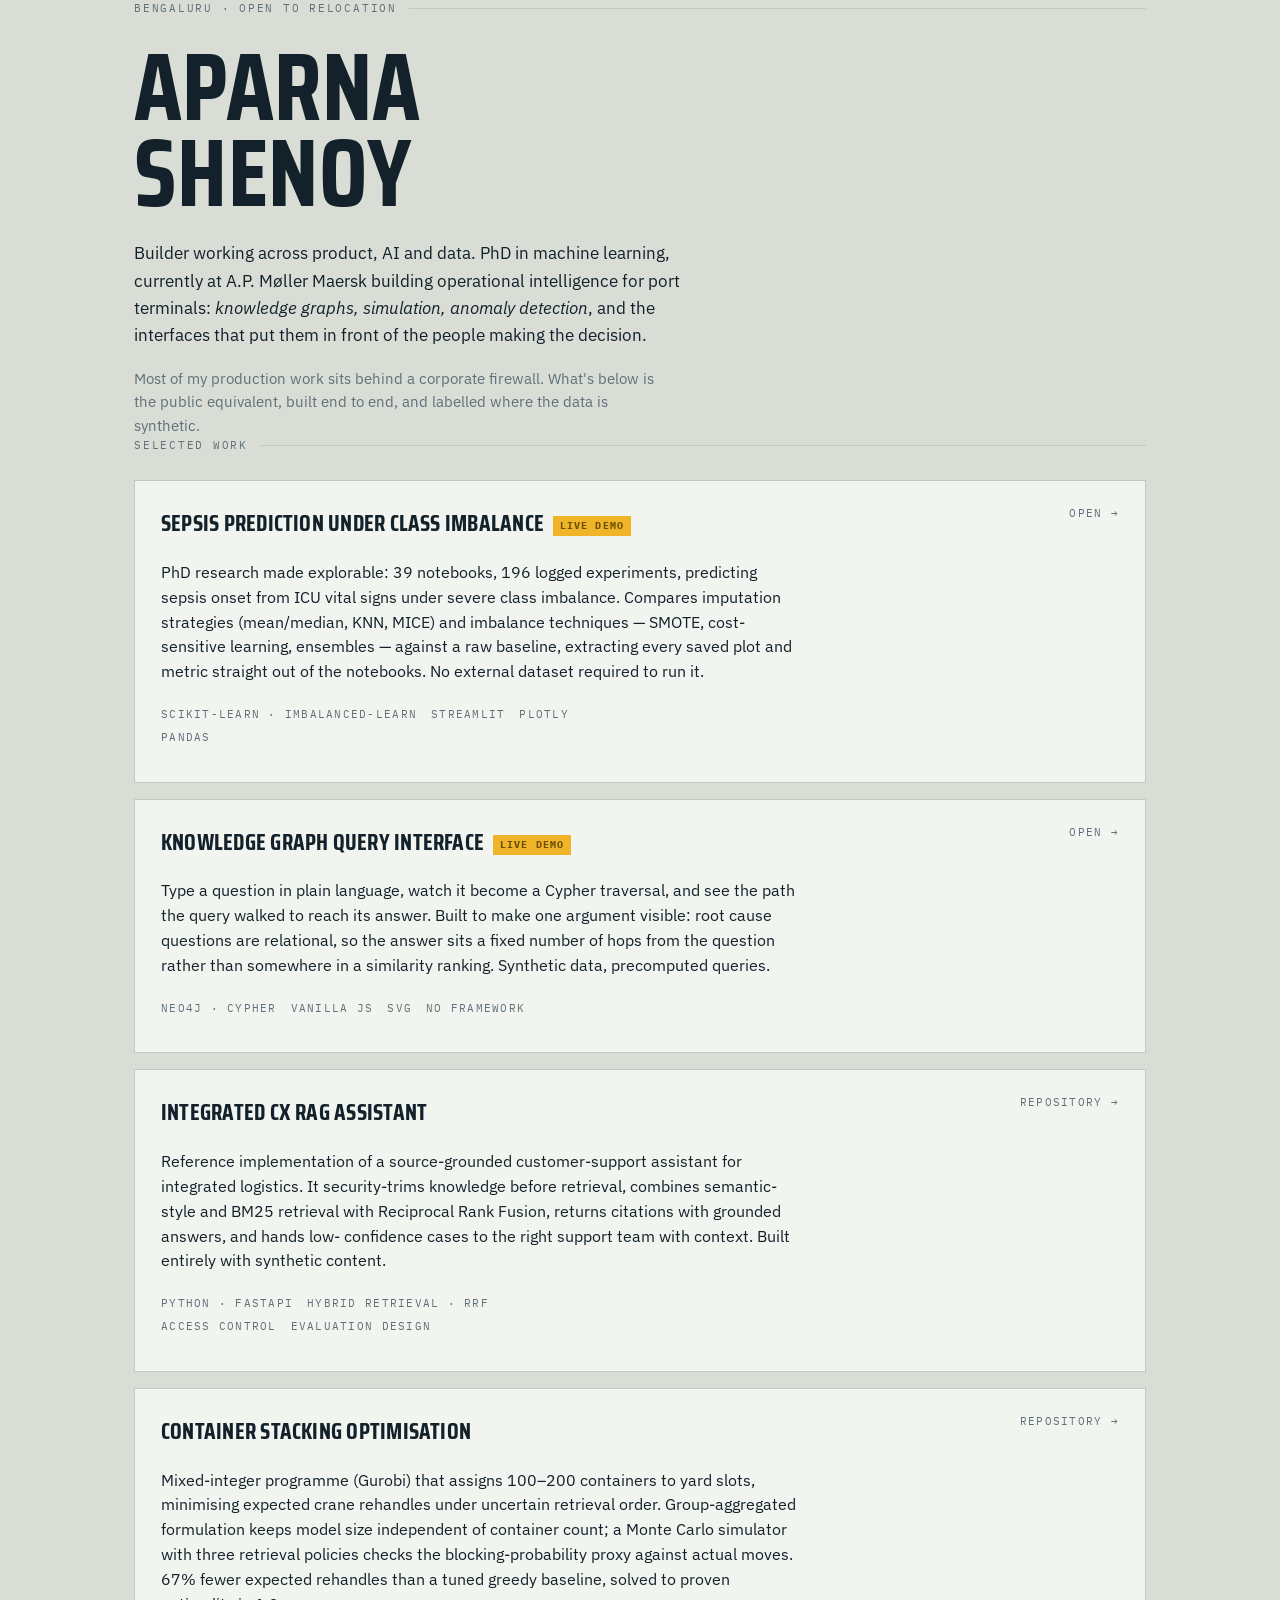
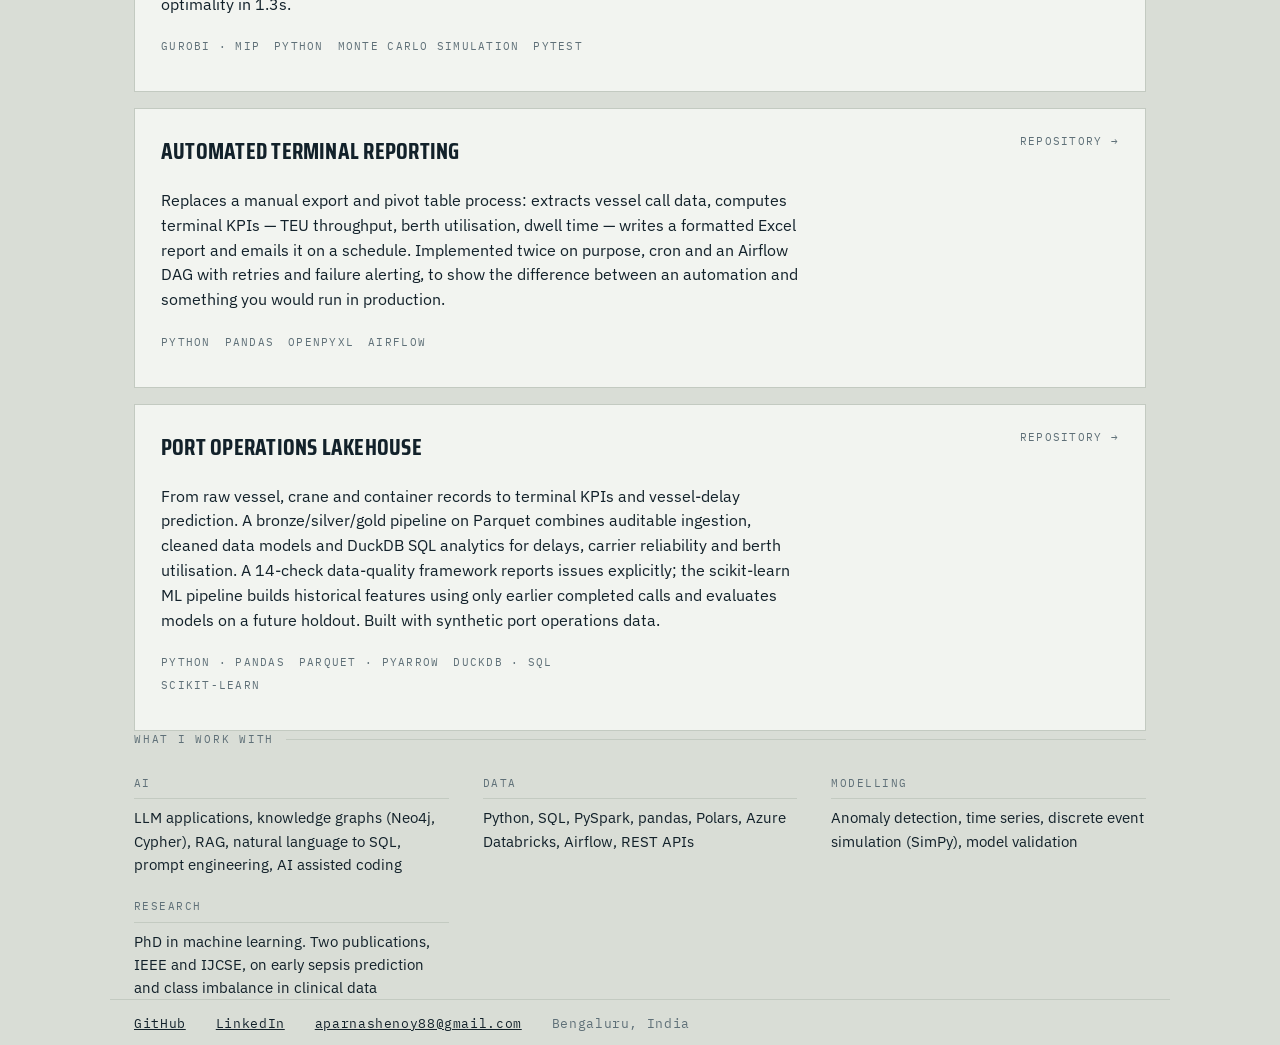
<file: index.html>
<!DOCTYPE html>
<html lang="en">
<head>
<meta charset="utf-8">
<meta name="viewport" content="width=device-width, initial-scale=1">
<title>Aparna Shenoy — builder, product · AI · data</title>
<meta name="description" content="Builder working across product, AI and data. PhD in machine learning. Knowledge graphs, simulation and anomaly detection for port terminal operations.">
<link rel="preconnect" href="https://fonts.googleapis.com">
<link rel="preconnect" href="https://fonts.gstatic.com" crossorigin>
<link href="https://fonts.googleapis.com/css2?family=Saira+Condensed:wght@500;700&family=IBM+Plex+Mono:wght@400;500&family=IBM+Plex+Sans:wght@400;500;600&display=swap" rel="stylesheet">
<style>
  :root{
    --quay:#D9DDD6;
    --panel:#F2F4F0;
    --line:#C3CAC1;
    --ink:#12212A;
    --steel:#5F7078;
    --hull:#0E5D63;
    --water:#189AA2;
    --hazard:#F0B429;
  }
  *{box-sizing:border-box}
  html{scroll-behavior:smooth}
  body{
    margin:0;
    background:var(--quay);
    color:var(--ink);
    font-family:"IBM Plex Sans",system-ui,sans-serif;
    font-size:15.5px;
    line-height:1.6;
    -webkit-font-smoothing:antialiased;
  }
  .wrap{max-width:1060px;margin:0 auto;padding:0 24px}
  a{color:var(--ink)}
  :focus-visible{outline:2.5px solid var(--water);outline-offset:3px}

  .rule{
    font-family:"IBM Plex Mono",monospace;
    font-size:11px;
    letter-spacing:.16em;
    text-transform:uppercase;
    color:var(--steel);
    display:flex;
    align-items:center;
    gap:12px;
    margin:0 0 26px;
  }
  .rule::after{content:"";flex:1;height:1px;background:var(--line)}

  /* hero */
  header{padding:64px 0 52px}
  h1{
    font-family:"Saira Condensed",sans-serif;
    font-weight:700;
    text-transform:uppercase;
    font-size:clamp(46px,9vw,96px);
    line-height:.9;
    letter-spacing:.005em;
    margin:0 0 24px;
  }
  h1 em{font-style:normal;color:var(--hull)}
  .lede{max-width:60ch;font-size:17px;margin:0 0 18px}
  .caveat{max-width:60ch;color:var(--steel);font-size:14.5px;margin:0}

  /* work */
  section{padding:0 0 56px}
  .work{display:grid;gap:16px}
  .card{
    background:var(--panel);
    border:1px solid var(--line);
    padding:24px 26px;
    display:grid;
    grid-template-columns:minmax(0,1fr) auto;
    gap:10px 26px;
    align-items:start;
    text-decoration:none;
    transition:border-color .15s, transform .15s;
  }
  .card:hover{border-color:var(--ink);transform:translateY(-2px)}
  .card h2{
    font-family:"Saira Condensed",sans-serif;
    font-weight:700;
    text-transform:uppercase;
    font-size:23px;
    letter-spacing:.01em;
    margin:0 0 8px;
    grid-column:1;
  }
  .card p{margin:0 0 12px;max-width:64ch;grid-column:1}
  .tags{
    grid-column:1;
    font-family:"IBM Plex Mono",monospace;
    font-size:10.5px;
    letter-spacing:.12em;
    text-transform:uppercase;
    color:var(--steel);
    display:flex;
    flex-wrap:wrap;
    gap:6px 14px;
    margin:0;
  }
  .go{
    grid-column:2;
    grid-row:1 / span 3;
    font-family:"IBM Plex Mono",monospace;
    font-size:10.5px;
    letter-spacing:.12em;
    text-transform:uppercase;
    color:var(--steel);
    white-space:nowrap;
    align-self:start;
  }
  .card:hover .go{color:var(--hull)}
  .flag{
    display:inline-block;
    background:var(--hazard);
    color:#6B4E05;
    font-family:"IBM Plex Mono",monospace;
    font-size:10px;
    letter-spacing:.11em;
    text-transform:uppercase;
    padding:2px 7px;
    margin-left:9px;
    vertical-align:2px;
  }

  /* stack */
  .stack{display:grid;grid-template-columns:repeat(auto-fit,minmax(230px,1fr));gap:22px 34px}
  .stack h3{
    font-family:"IBM Plex Mono",monospace;
    font-size:10.5px;
    letter-spacing:.14em;
    text-transform:uppercase;
    color:var(--steel);
    font-weight:400;
    margin:0 0 7px;
    padding-bottom:7px;
    border-bottom:1px solid var(--line);
  }
  .stack p{margin:0;font-size:14.5px}

  /* footer */
  footer{border-top:1px solid var(--line);padding:26px 0 60px}
  .contact{
    display:flex;
    flex-wrap:wrap;
    gap:10px 30px;
    font-family:"IBM Plex Mono",monospace;
    font-size:12.5px;
    letter-spacing:.05em;
  }
  .contact span{color:var(--steel)}

  @media(max-width:640px){
    .card{grid-template-columns:1fr}
    .go{grid-column:1;grid-row:auto}
    header{padding:44px 0 36px}
  }
  @media(prefers-reduced-motion:reduce){
    html{scroll-behavior:auto}
    .card{transition:none}
    .card:hover{transform:none}
  }
</style>
</head>
<body>

<header class="wrap">
  <p class="rule">Bengaluru · open to relocation</p>
  <h1>Aparna<br>Shenoy</h1>
  <p class="lede">Builder working across product, AI and data. PhD in machine learning, currently at
  A.P. Møller Maersk building operational intelligence for port terminals: <em>knowledge graphs,
  simulation, anomaly detection</em>, and the interfaces that put them in front of the people making
  the decision.</p>
  <p class="caveat">Most of my production work sits behind a corporate firewall. What's below is the
  public equivalent, built end to end, and labelled where the data is synthetic.</p>
</header>

<section class="wrap">
  <p class="rule">Selected work</p>
  <div class="work">

    <a class="card" href="https://sepsis-notebook-gallery.streamlit.app">
      <h2>Sepsis prediction under class imbalance<span class="flag">Live demo</span></h2>
      <p>PhD research made explorable: 39 notebooks, 196 logged experiments, predicting sepsis
      onset from ICU vital signs under severe class imbalance. Compares imputation strategies
      (mean/median, KNN, MICE) and imbalance techniques — SMOTE, cost-sensitive learning,
      ensembles — against a raw baseline, extracting every saved plot and metric straight out of
      the notebooks. No external dataset required to run it.</p>
      <p class="tags"><span>scikit-learn · imbalanced-learn</span><span>Streamlit</span><span>Plotly</span><span>pandas</span></p>
      <span class="go">Open →</span>
    </a>

    <a class="card" href="https://aparnashenoy.github.io/yard-graph/">
      <h2>Knowledge graph query interface<span class="flag">Live demo</span></h2>
      <p>Type a question in plain language, watch it become a Cypher traversal, and see the path the
      query walked to reach its answer. Built to make one argument visible: root cause questions are
      relational, so the answer sits a fixed number of hops from the question rather than somewhere in
      a similarity ranking. Synthetic data, precomputed queries.</p>
      <p class="tags"><span>Neo4j · Cypher</span><span>Vanilla JS</span><span>SVG</span><span>No framework</span></p>
      <span class="go">Open →</span>
    </a>

    <a class="card" href="https://github.com/aparnashenoy/integrated-cx-rag-assistant">
      <h2>Integrated CX RAG assistant</h2>
      <p>Reference implementation of a source-grounded customer-support assistant for integrated
      logistics. It security-trims knowledge before retrieval, combines semantic-style and BM25
      retrieval with Reciprocal Rank Fusion, returns citations with grounded answers, and hands low-
      confidence cases to the right support team with context. Built entirely with synthetic content.</p>
      <p class="tags"><span>Python · FastAPI</span><span>Hybrid retrieval · RRF</span><span>Access control</span><span>Evaluation design</span></p>
      <span class="go">Repository →</span>
    </a>

    <a class="card" href="https://github.com/aparnashenoy/container_stacking">
      <h2>Container stacking optimisation</h2>
      <p>Mixed-integer programme (Gurobi) that assigns 100–200 containers to yard slots, minimising
      expected crane rehandles under uncertain retrieval order. Group-aggregated formulation keeps
      model size independent of container count; a Monte Carlo simulator with three retrieval
      policies checks the blocking-probability proxy against actual moves. 67% fewer expected
      rehandles than a tuned greedy baseline, solved to proven optimality in 1.3s.</p>
      <p class="tags"><span>Gurobi · MIP</span><span>Python</span><span>Monte Carlo simulation</span><span>pytest</span></p>
      <span class="go">Repository →</span>
    </a>

    <a class="card" href="https://github.com/aparnashenoy/terminal_pipeline">
      <h2>Automated terminal reporting</h2>
      <p>Replaces a manual export and pivot table process: extracts vessel call data, computes terminal
      KPIs — TEU throughput, berth utilisation, dwell time — writes a formatted Excel report and emails
      it on a schedule. Implemented twice on purpose, cron and an Airflow DAG with retries and failure
      alerting, to show the difference between an automation and something you would run in production.</p>
      <p class="tags"><span>Python</span><span>pandas</span><span>openpyxl</span><span>Airflow</span></p>
      <span class="go">Repository →</span>
    </a>

    <a class="card" href="https://github.com/aparnashenoy/port-operations-analytics-lakehouse">
      <h2>Port operations lakehouse</h2>
      <p>From raw vessel, crane and container records to terminal KPIs and vessel-delay prediction.
      A bronze/silver/gold pipeline on Parquet combines auditable ingestion, cleaned data models and
      DuckDB SQL analytics for delays, carrier reliability and berth utilisation. A 14-check
      data-quality framework reports issues explicitly; the scikit-learn ML pipeline builds historical
      features using only earlier completed calls and evaluates models on a future holdout. Built
      with synthetic port operations data.</p>
      <p class="tags"><span>Python · pandas</span><span>Parquet · PyArrow</span><span>DuckDB · SQL</span><span>scikit-learn</span></p>
      <span class="go">Repository →</span>
    </a>

  </div>
</section>

<section class="wrap">
  <p class="rule">What I work with</p>
  <div class="stack">
    <div>
      <h3>AI</h3>
      <p>LLM applications, knowledge graphs (Neo4j, Cypher), RAG, natural language to SQL, prompt
      engineering, AI assisted coding</p>
    </div>
    <div>
      <h3>Data</h3>
      <p>Python, SQL, PySpark, pandas, Polars, Azure Databricks, Airflow, REST APIs</p>
    </div>
    <div>
      <h3>Modelling</h3>
      <p>Anomaly detection, time series, discrete event simulation (SimPy), model validation</p>
    </div>
    <div>
      <h3>Research</h3>
      <p>PhD in machine learning. Two publications, IEEE and IJCSE, on early sepsis prediction and
      class imbalance in clinical data</p>
    </div>
  </div>
</section>

<footer class="wrap">
  <p class="contact">
    <a href="https://github.com/aparnashenoy">GitHub</a>
    <a href="https://www.linkedin.com/in/aparna-shenoy-7160a719">LinkedIn</a>
    <a href="mailto:aparnashenoy88@gmail.com">aparnashenoy88@gmail.com</a>
    <span>Bengaluru, India</span>
  </p>
</footer>

</body>
</html>
</file>
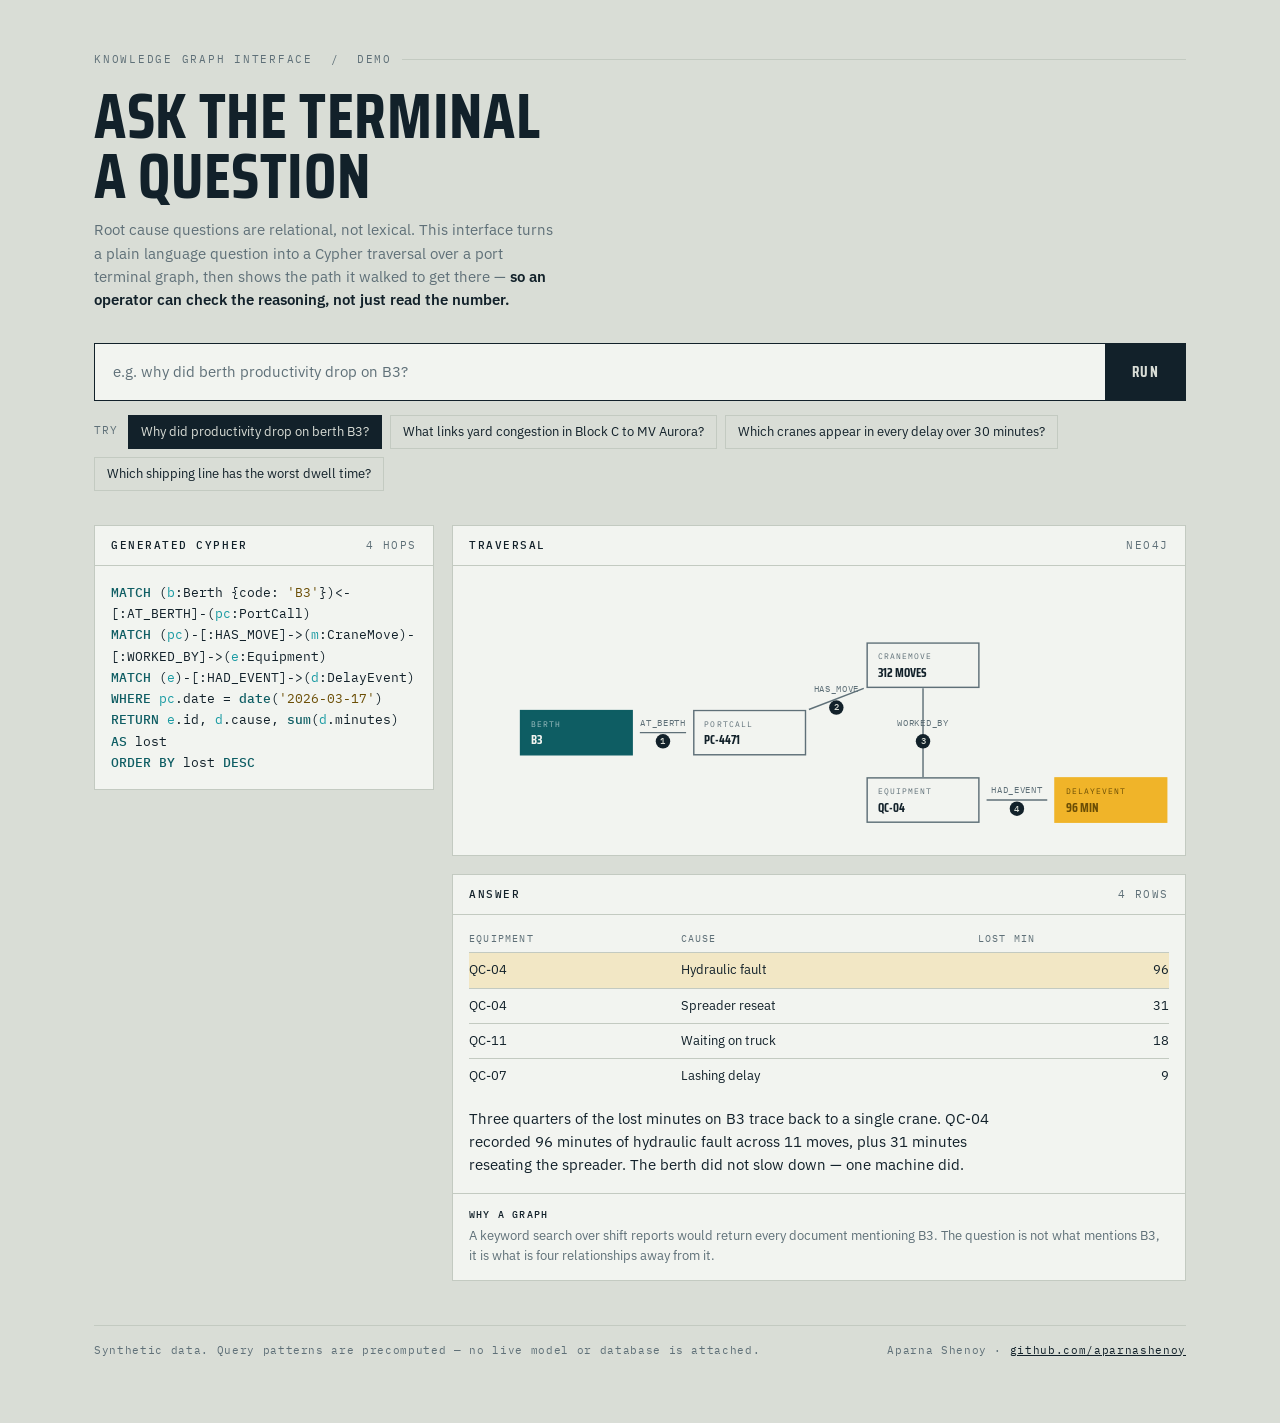
<file: yard-graph/index.html>
<!DOCTYPE html>
<html lang="en">
<head>
<meta charset="utf-8">
<meta name="viewport" content="width=device-width, initial-scale=1">
<title>Yard Graph — ask the terminal a question</title>
<link rel="preconnect" href="https://fonts.googleapis.com">
<link rel="preconnect" href="https://fonts.gstatic.com" crossorigin>
<link href="https://fonts.googleapis.com/css2?family=Saira+Condensed:wght@500;700&family=IBM+Plex+Mono:wght@400;500&family=IBM+Plex+Sans:wght@400;500;600&display=swap" rel="stylesheet">
<style>
  :root{
    --quay:#D9DDD6;
    --panel:#F2F4F0;
    --line:#C3CAC1;
    --ink:#12212A;
    --steel:#5F7078;
    --hull:#0E5D63;
    --water:#189AA2;
    --hazard:#F0B429;
    --hazard-ink:#6B4E05;
  }

  *{box-sizing:border-box}

  html,body{margin:0;padding:0}

  body{
    background:var(--quay);
    color:var(--ink);
    font-family:"IBM Plex Sans",system-ui,sans-serif;
    font-size:15px;
    line-height:1.55;
    -webkit-font-smoothing:antialiased;
  }

  .wrap{max-width:1140px;margin:0 auto;padding:40px 24px 64px}

  /* ---------- masthead ---------- */

  .eyebrow{
    font-family:"IBM Plex Mono",monospace;
    font-size:11px;
    letter-spacing:.16em;
    text-transform:uppercase;
    color:var(--steel);
    display:flex;
    align-items:center;
    gap:10px;
  }
  .eyebrow::after{content:"";flex:1;height:1px;background:var(--line)}

  h1{
    font-family:"Saira Condensed",sans-serif;
    font-weight:700;
    text-transform:uppercase;
    letter-spacing:.01em;
    font-size:clamp(38px,7vw,64px);
    line-height:.94;
    margin:18px 0 12px;
  }

  .standfirst{
    max-width:52ch;
    color:var(--steel);
    margin:0 0 32px;
  }
  .standfirst strong{color:var(--ink);font-weight:600}

  /* ---------- ask bar ---------- */

  .ask{
    display:flex;
    gap:0;
    border:1.5px solid var(--ink);
    background:var(--panel);
    margin-bottom:14px;
  }

  .ask input{
    flex:1;
    min-width:0;
    border:0;
    background:transparent;
    padding:16px 18px;
    font:inherit;
    color:var(--ink);
  }
  .ask input::placeholder{color:var(--steel)}
  .ask input:focus{outline:none;background:#fff}

  .ask button{
    border:0;
    border-left:1.5px solid var(--ink);
    background:var(--ink);
    color:var(--quay);
    font-family:"Saira Condensed",sans-serif;
    font-weight:700;
    text-transform:uppercase;
    letter-spacing:.1em;
    font-size:15px;
    padding:0 26px;
    cursor:pointer;
  }
  .ask button:hover{background:var(--hull)}

  :focus-visible{outline:2.5px solid var(--water);outline-offset:2px}

  .chips{
    display:flex;
    flex-wrap:wrap;
    gap:8px;
    margin-bottom:34px;
  }
  .chips span{
    font-family:"IBM Plex Mono",monospace;
    font-size:11px;
    letter-spacing:.1em;
    text-transform:uppercase;
    color:var(--steel);
    padding-top:7px;
    margin-right:2px;
  }
  .chip{
    border:1px solid var(--line);
    background:transparent;
    color:var(--ink);
    font:inherit;
    font-size:13px;
    padding:6px 12px;
    cursor:pointer;
    text-align:left;
  }
  .chip:hover{border-color:var(--ink);background:var(--panel)}
  .chip[aria-pressed="true"]{background:var(--ink);color:var(--quay);border-color:var(--ink)}

  /* ---------- panels ---------- */

  .grid{
    display:grid;
    grid-template-columns:minmax(0,340px) minmax(0,1fr);
    gap:18px;
    align-items:start;
  }

  .panel{
    background:var(--panel);
    border:1px solid var(--line);
  }

  .panel-head{
    display:flex;
    align-items:baseline;
    justify-content:space-between;
    gap:12px;
    padding:11px 16px;
    border-bottom:1px solid var(--line);
    font-family:"IBM Plex Mono",monospace;
    font-size:11px;
    letter-spacing:.14em;
    text-transform:uppercase;
    color:var(--steel);
  }
  .panel-head b{color:var(--ink);font-weight:500}

  .cypher{
    margin:0;
    padding:16px;
    font-family:"IBM Plex Mono",monospace;
    font-size:12.5px;
    line-height:1.7;
    white-space:pre-wrap;
    word-break:break-word;
    color:var(--ink);
  }
  .kw{color:var(--hull);font-weight:500}
  .var{color:var(--water)}
  .str{color:var(--hazard-ink)}

  .stage{display:block;width:100%;height:auto}

  /* ---------- graph ---------- */

  .node-box{fill:var(--panel);stroke:var(--steel);stroke-width:1.5}
  .node-box.is-seed{fill:var(--hull);stroke:var(--hull)}
  .node-box.is-hit{fill:var(--hazard);stroke:var(--hazard)}

  .node-label{
    font-family:"Saira Condensed",sans-serif;
    font-weight:700;
    text-transform:uppercase;
    font-size:13px;
    fill:var(--ink);
  }
  .is-seed + .node-label,
  .node-label.on-dark{fill:var(--panel)}

  .node-type{
    font-family:"IBM Plex Mono",monospace;
    font-size:8.5px;
    letter-spacing:.13em;
    text-transform:uppercase;
    fill:var(--steel);
  }
  .node-type.on-dark{fill:#9FBFC1}
  .node-type.on-hazard{fill:var(--hazard-ink)}

  .edge{fill:none;stroke:var(--steel);stroke-width:1.5}
  .edge-label{
    font-family:"IBM Plex Mono",monospace;
    font-size:9px;
    letter-spacing:.08em;
    fill:var(--steel);
    text-transform:uppercase;
  }

  .hop-badge{fill:var(--ink)}
  .hop-num{
    font-family:"IBM Plex Mono",monospace;
    font-size:9px;
    font-weight:500;
    fill:var(--quay);
    text-anchor:middle;
  }

  .g-item{opacity:0;animation:rise .42s cubic-bezier(.2,.7,.3,1) forwards}
  @keyframes rise{from{opacity:0;transform:translateY(7px)}to{opacity:1;transform:translateY(0)}}
  .g-item{transform-box:fill-box;transform-origin:center}

  /* ---------- answer ---------- */

  .answer{padding:16px}
  .answer p{margin:0 0 14px;max-width:58ch}
  .answer p:last-child{margin-bottom:0}

  table{border-collapse:collapse;width:100%;font-size:13px;margin-bottom:14px}
  th{
    text-align:left;
    font-family:"IBM Plex Mono",monospace;
    font-size:10px;
    letter-spacing:.12em;
    text-transform:uppercase;
    color:var(--steel);
    font-weight:400;
    padding:0 10px 6px 0;
    border-bottom:1px solid var(--line);
  }
  td{
    padding:7px 10px 7px 0;
    border-bottom:1px solid var(--line);
    font-variant-numeric:tabular-nums;
  }
  tr:last-child td{border-bottom:0}
  td.num{text-align:right;padding-right:0}
  tr.lead td{background:rgba(240,180,41,.22)}

  .why{
    border-top:1px solid var(--line);
    padding:13px 16px;
    font-size:13px;
    color:var(--steel);
  }
  .why b{
    color:var(--ink);
    font-family:"IBM Plex Mono",monospace;
    font-size:10px;
    letter-spacing:.12em;
    text-transform:uppercase;
    font-weight:500;
    display:block;
    margin-bottom:4px;
  }

  .empty{padding:34px 16px;color:var(--steel);max-width:46ch}
  .empty b{display:block;color:var(--ink);font-weight:600;margin-bottom:6px}

  /* ---------- footer ---------- */

  footer{
    margin-top:44px;
    padding-top:16px;
    border-top:1px solid var(--line);
    display:flex;
    flex-wrap:wrap;
    gap:14px 28px;
    justify-content:space-between;
    font-family:"IBM Plex Mono",monospace;
    font-size:11px;
    letter-spacing:.06em;
    color:var(--steel);
  }
  footer a{color:var(--ink)}

  @media(max-width:860px){
    .grid{grid-template-columns:1fr}
    .wrap{padding:28px 18px 48px}
  }

  @media(prefers-reduced-motion:reduce){
    .g-item{animation:none;opacity:1}
    *{transition:none!important}
  }
</style>
</head>
<body>
<div class="wrap">

  <p class="eyebrow">Knowledge graph interface &nbsp;/&nbsp; demo</p>

  <h1>Ask the terminal<br>a question</h1>

  <p class="standfirst">Root cause questions are relational, not lexical. This interface turns a plain
  language question into a Cypher traversal over a port terminal graph, then shows the path it walked to
  get there — <strong>so an operator can check the reasoning, not just read the number.</strong></p>

  <form class="ask" id="ask" autocomplete="off">
    <label for="q" class="visually-hidden" style="position:absolute;left:-9999px">Your question</label>
    <input id="q" type="text" placeholder="e.g. why did berth productivity drop on B3?">
    <button type="submit">Run</button>
  </form>

  <div class="chips" id="chips"><span>Try</span></div>

  <div class="grid">
    <div class="panel">
      <div class="panel-head"><b>Generated Cypher</b><span id="hopcount"></span></div>
      <pre class="cypher" id="cypher"></pre>
    </div>

    <div>
      <div class="panel" style="margin-bottom:18px">
        <div class="panel-head"><b>Traversal</b><span>Neo4j</span></div>
        <svg class="stage" id="stage" viewBox="0 0 760 300" role="img" aria-label="Graph traversal diagram"></svg>
      </div>

      <div class="panel">
        <div class="panel-head"><b>Answer</b><span id="rowcount"></span></div>
        <div class="answer" id="answer"></div>
        <div class="why" id="why"></div>
      </div>
    </div>
  </div>

  <footer>
    <span>Synthetic data. Query patterns are precomputed — no live model or database is attached.</span>
    <span>Aparna Shenoy · <a href="https://github.com/aparnashenoy">github.com/aparnashenoy</a></span>
  </footer>

</div>

<script>
const QUERIES = [
  {
    chip: "Why did productivity drop on berth B3?",
    match: ["berth","b3","productivity","drop","slow"],
    cypher: [
      ["kw","MATCH "],["","("],["var","b"],["",":Berth {code: "],["str","'B3'"],["","})<-[:AT_BERTH]-("],["var","pc"],["",":PortCall)"],
      ["","\n"],["kw","MATCH "],["","("],["var","pc"],["",")-[:HAS_MOVE]->("],["var","m"],["",":CraneMove)-[:WORKED_BY]->("],["var","e"],["",":Equipment)"],
      ["","\n"],["kw","MATCH "],["","("],["var","e"],["",")-[:HAD_EVENT]->("],["var","d"],["",":DelayEvent)"],
      ["","\n"],["kw","WHERE "],["var","pc"],["",".date = "],["kw","date"],["","("],["str","'2026-03-17'"],["",")"],
      ["","\n"],["kw","RETURN "],["var","e"],["",".id, "],["var","d"],["",".cause, "],["kw","sum"],["","("],["var","d"],["",".minutes) "],["kw","AS "],["","lost"],
      ["","\n"],["kw","ORDER BY "],["","lost "],["kw","DESC"]
    ],
    nodes:[
      {id:"b",  label:"B3",       type:"Berth",      x:70,  y:150, kind:"seed"},
      {id:"pc", label:"PC-4471",  type:"PortCall",   x:250, y:150},
      {id:"m",  label:"312 moves",type:"CraneMove",  x:430, y:80},
      {id:"e",  label:"QC-04",    type:"Equipment",  x:430, y:220},
      {id:"d",  label:"96 min",   type:"DelayEvent", x:625, y:220, kind:"hit"}
    ],
    edges:[
      {from:"b", to:"pc", label:"AT_BERTH",  hop:1},
      {from:"pc",to:"m",  label:"HAS_MOVE",  hop:2},
      {from:"m", to:"e",  label:"WORKED_BY", hop:3},
      {from:"e", to:"d",  label:"HAD_EVENT", hop:4}
    ],
    cols:["Equipment","Cause","Lost min"],
    rows:[
      ["QC-04","Hydraulic fault","96",true],
      ["QC-04","Spreader reseat","31",false],
      ["QC-11","Waiting on truck","18",false],
      ["QC-07","Lashing delay","9",false]
    ],
    answer:"Three quarters of the lost minutes on B3 trace back to a single crane. QC-04 recorded 96 minutes of hydraulic fault across 11 moves, plus 31 minutes reseating the spreader. The berth did not slow down — one machine did.",
    why:"A keyword search over shift reports would return every document mentioning B3. The question is not what mentions B3, it is what is four relationships away from it."
  },
  {
    chip: "What links yard congestion in Block C to MV Aurora?",
    match:["block c","aurora","congestion","yard","link","connect"],
    cypher:[
      ["kw","MATCH "],["","path = ("],["var","v"],["",":Vessel {name: "],["str","'MV Aurora'"],["","})"],
      ["","\n       -[*1..4]-("],["var","yb"],["",":YardBlock {code: "],["str","'C'"],["","})"],
      ["","\n"],["kw","RETURN "],["","path"],
      ["","\n"],["kw","ORDER BY "],["kw","length"],["","(path) "],["kw","ASC"],
      ["","\n"],["kw","LIMIT "],["","1"]
    ],
    nodes:[
      {id:"v",  label:"MV Aurora", type:"Vessel",    x:64,  y:150, kind:"seed"},
      {id:"pc", label:"PC-4488",   type:"PortCall",  x:236, y:150},
      {id:"c",  label:"1,140 TEU", type:"Discharge", x:410, y:150},
      {id:"yb", label:"Block C",   type:"YardBlock", x:590, y:150, kind:"hit"}
    ],
    edges:[
      {from:"v", to:"pc", label:"MADE_CALL", hop:1},
      {from:"pc",to:"c",  label:"DISCHARGED",hop:2},
      {from:"c", to:"yb", label:"STACKED_IN",hop:3}
    ],
    cols:["Hop","Relationship","Node"],
    rows:[
      ["1","MADE_CALL","PC-4488",false],
      ["2","DISCHARGED","1,140 TEU",false],
      ["3","STACKED_IN","Block C",true]
    ],
    answer:"Three hops. MV Aurora discharged 1,140 TEU on call PC-4488, and 78% of that box count was stacked into Block C inside a six hour window. The congestion is not a yard planning fault — it is one vessel's discharge landing in one block.",
    why:"Shortest path between two named nodes. No amount of semantic similarity between the phrases 'Block C' and 'MV Aurora' would surface this — the connection is structural, and it is three edges long."
  },
  {
    chip: "Which cranes appear in every delay over 30 minutes?",
    match:["crane","every","all","delay","30","repeat","common"],
    cypher:[
      ["kw","MATCH "],["","("],["var","e"],["",":Equipment)-[:HAD_EVENT]->("],["var","d"],["",":DelayEvent)"],
      ["","\n"],["kw","WHERE "],["var","d"],["",".minutes > 30"],
      ["","\n  "],["kw","AND "],["var","d"],["",".date >= "],["kw","date"],["","("],["str","'2026-03-01'"],["",")"],
      ["","\n"],["kw","WITH "],["var","e"],["", ", "],["kw","count"],["","("],["kw","DISTINCT "],["var","d"],["",") "],["kw","AS "],["","events"],
      ["","\n"],["kw","WHERE "],["","events >= 3"],
      ["","\n"],["kw","RETURN "],["var","e"],["",".id, "],["var","e"],["",".last_service, events"]
    ],
    nodes:[
      {id:"d1",label:"41 min",  type:"DelayEvent", x:80, y:70},
      {id:"d2",label:"36 min",  type:"DelayEvent", x:80, y:150},
      {id:"d3",label:"52 min",  type:"DelayEvent", x:80, y:230},
      {id:"e", label:"QC-04",   type:"Equipment",  x:330,y:150, kind:"hit"},
      {id:"s", label:"114 days",type:"LastService",x:570,y:150}
    ],
    edges:[
      {from:"d1",to:"e", label:"HAD_EVENT", hop:1},
      {from:"d2",to:"e", label:"HAD_EVENT", hop:1},
      {from:"d3",to:"e", label:"HAD_EVENT", hop:1},
      {from:"e", to:"s", label:"SERVICED",  hop:2}
    ],
    cols:["Equipment","Last service","Events"],
    rows:[
      ["QC-04","114 days ago","7",true],
      ["QC-11","23 days ago","3",false],
      ["RTG-22","61 days ago","3",false]
    ],
    answer:"QC-04 again, and this time with a reason attached. Seven delays over 30 minutes in March, against a service interval that is 114 days old. The other two cranes on the list were serviced inside the quarter.",
    why:"The useful part is the join, not the filter. Counting delays is a spreadsheet job; attaching each crane's maintenance history to its delay history in the same traversal is not."
  },
  {
    chip: "Which shipping line has the worst dwell time?",
    match:["shipping line","dwell","worst","line","carrier"],
    cypher:[
      ["kw","MATCH "],["","("],["var","sl"],["",":ShippingLine)<-[:OPERATED_BY]-("],["var","v"],["",":Vessel)"],
      ["","\n"],["kw","MATCH "],["","("],["var","v"],["",")-[:MADE_CALL]->("],["var","pc"],["",":PortCall)-[:DISCHARGED]->("],["var","c"],["",":Container)"],
      ["","\n"],["kw","WITH "],["var","sl"],["", ", "],["kw","avg"],["","("],["var","c"],["",".dwell_hours) "],["kw","AS "],["","dwell"],
      ["","\n"],["kw","RETURN "],["var","sl"],["",".name, "],["kw","round"],["","(dwell, 1) "],["kw","AS "],["","dwell_hrs"],
      ["","\n"],["kw","ORDER BY "],["","dwell "],["kw","DESC"]
    ],
    nodes:[
      {id:"sl",label:"Line",     type:"ShippingLine",x:70, y:150, kind:"seed"},
      {id:"v", label:"14 ships", type:"Vessel",      x:250,y:150},
      {id:"pc",label:"38 calls", type:"PortCall",    x:430,y:150},
      {id:"c", label:"91.4 hrs", type:"Container",   x:620,y:150, kind:"hit"}
    ],
    edges:[
      {from:"sl",to:"v", label:"OPERATED_BY",hop:1},
      {from:"v", to:"pc",label:"MADE_CALL",  hop:2},
      {from:"pc",to:"c", label:"DISCHARGED", hop:3}
    ],
    cols:["Shipping line","Calls","Dwell hrs"],
    rows:[
      ["Northbound Lines","38","91.4",true],
      ["Cassia Maritime","51","64.2",false],
      ["Perenna Shipping","44","58.9",false],
      ["Kestrel Container","29","52.6",false]
    ],
    answer:"Northbound Lines sits 42% above the next carrier at 91.4 hours average dwell, on the second lowest call count. Low volume, long dwell — the pattern points at documentation hold rather than yard capacity.",
    why:"This one a SQL query would also answer. Worth saying so: the graph earns its place on the traversal questions above, not on every question."
  }
];

const NODE_W = 116, NODE_H = 46;
const stage   = document.getElementById('stage');
const cypherEl= document.getElementById('cypher');
const answerEl= document.getElementById('answer');
const whyEl   = document.getElementById('why');
const hopEl   = document.getElementById('hopcount');
const rowEl   = document.getElementById('rowcount');
const chipsEl = document.getElementById('chips');
const input   = document.getElementById('q');

const svg = (tag, attrs={}) => {
  const el = document.createElementNS('http://www.w3.org/2000/svg', tag);
  for (const k in attrs) el.setAttribute(k, attrs[k]);
  return el;
};

QUERIES.forEach((q, i) => {
  const b = document.createElement('button');
  b.type = 'button';
  b.className = 'chip';
  b.textContent = q.chip;
  b.setAttribute('aria-pressed', 'false');
  b.addEventListener('click', () => { input.value = q.chip; render(i); });
  chipsEl.appendChild(b);
});

function paintCypher(tokens){
  cypherEl.textContent = '';
  tokens.forEach(([cls, text]) => {
    if (!cls) { cypherEl.appendChild(document.createTextNode(text)); return; }
    const s = document.createElement('span');
    s.className = cls;
    s.textContent = text;
    cypherEl.appendChild(s);
  });
}

function drawGraph(q){
  stage.textContent = '';
  const byId = Object.fromEntries(q.nodes.map(n => [n.id, n]));
  const reduce = window.matchMedia('(prefers-reduced-motion: reduce)').matches;
  let step = 0;

  q.edges.forEach(e => {
    const a = byId[e.from], b = byId[e.to];
    const g = svg('g', {class:'g-item'});
    if (!reduce) g.style.animationDelay = (step * 130) + 'ms';
    step++;

    const ax = a.x + NODE_W/2, ay = a.y + NODE_H/2;
    const bx = b.x + NODE_W/2, by = b.y + NODE_H/2;
    const dx = bx - ax, dy = by - ay;
    const len = Math.hypot(dx, dy) || 1;
    const pad = 66;
    const x1 = ax + dx/len * pad, y1 = ay + dy/len * (Math.abs(dy) > 6 ? 30 : pad*0.0);
    const x2 = bx - dx/len * pad, y2 = by - dy/len * (Math.abs(dy) > 6 ? 30 : pad*0.0);

    g.appendChild(svg('path', {
      class:'edge',
      d:`M ${x1} ${ay + (Math.abs(dy)>6 ? (dy>0?24:-24) : 0)} L ${x2} ${by - (Math.abs(dy)>6 ? (dy>0?24:-24) : 0)}`
    }));

    const mx = (x1+x2)/2, my = (ay+by)/2;
    const lbl = svg('text', {class:'edge-label', x:mx, y:my - 7, 'text-anchor':'middle'});
    lbl.textContent = e.label;
    g.appendChild(lbl);

    g.appendChild(svg('circle', {class:'hop-badge', cx:mx, cy:my + 9, r:7.5}));
    const num = svg('text', {class:'hop-num', x:mx, y:my + 12});
    num.textContent = e.hop;
    g.appendChild(num);

    stage.appendChild(g);
  });

  q.nodes.forEach(n => {
    const g = svg('g', {class:'g-item'});
    if (!reduce) g.style.animationDelay = (step * 130) + 'ms';
    step++;

    const dark = n.kind === 'seed';
    g.appendChild(svg('rect', {
      class:'node-box' + (n.kind ? ' is-' + n.kind : ''),
      x:n.x, y:n.y, width:NODE_W, height:NODE_H
    }));

    const t = svg('text', {class:'node-type' + (dark ? ' on-dark' : n.kind === 'hit' ? ' on-hazard' : ''), x:n.x + 11, y:n.y + 17});
    t.textContent = n.type;
    g.appendChild(t);

    const l = svg('text', {class:'node-label' + (dark ? ' on-dark' : ''), x:n.x + 11, y:n.y + 35});
    l.textContent = n.label;
    if (dark) l.style.fill = 'var(--panel)';
    if (n.kind === 'hit') l.style.fill = 'var(--hazard-ink)';
    g.appendChild(l);

    stage.appendChild(g);
  });
}

function render(i){
  const q = QUERIES[i];
  paintCypher(q.cypher);
  drawGraph(q);

  const hops = Math.max(...q.edges.map(e => e.hop));
  hopEl.textContent = hops + (hops === 1 ? ' hop' : ' hops');
  rowEl.textContent = q.rows.length + ' rows';

  let html = '<table><thead><tr>';
  q.cols.forEach((c, ci) => html += `<th${ci === q.cols.length-1 ? ' class="num"' : ''}>${c}</th>`);
  html += '</tr></thead><tbody>';
  q.rows.forEach(r => {
    html += `<tr class="${r[r.length-1] ? 'lead' : ''}">`;
    r.slice(0, -1).forEach((cell, ci) => html += `<td${ci === q.cols.length-1 ? ' class="num"' : ''}>${cell}</td>`);
    html += '</tr>';
  });
  html += '</tbody></table><p>' + q.answer + '</p>';
  answerEl.innerHTML = html;

  whyEl.innerHTML = '<b>Why a graph</b>' + q.why;

  [...chipsEl.querySelectorAll('.chip')].forEach((c, ci) =>
    c.setAttribute('aria-pressed', ci === i ? 'true' : 'false'));
}

function showEmpty(text){
  stage.textContent = '';
  cypherEl.textContent = '';
  hopEl.textContent = '';
  rowEl.textContent = '';
  whyEl.innerHTML = '';
  answerEl.innerHTML = '<div class="empty"><b>No traversal for that one yet.</b>' +
    'This demo carries four precomputed questions. Pick one above, or rephrase toward berths, ' +
    'cranes, yard blocks, dwell time, or a named vessel.</div>';
  [...chipsEl.querySelectorAll('.chip')].forEach(c => c.setAttribute('aria-pressed', 'false'));
}

document.getElementById('ask').addEventListener('submit', ev => {
  ev.preventDefault();
  const v = input.value.toLowerCase().trim();
  if (!v) return;
  let best = -1, score = 0;
  QUERIES.forEach((q, i) => {
    const s = q.match.filter(m => v.includes(m)).length;
    if (s > score) { score = s; best = i; }
  });
  score > 0 ? render(best) : showEmpty();
});

render(0);
</script>
</body>
</html>
</file>
